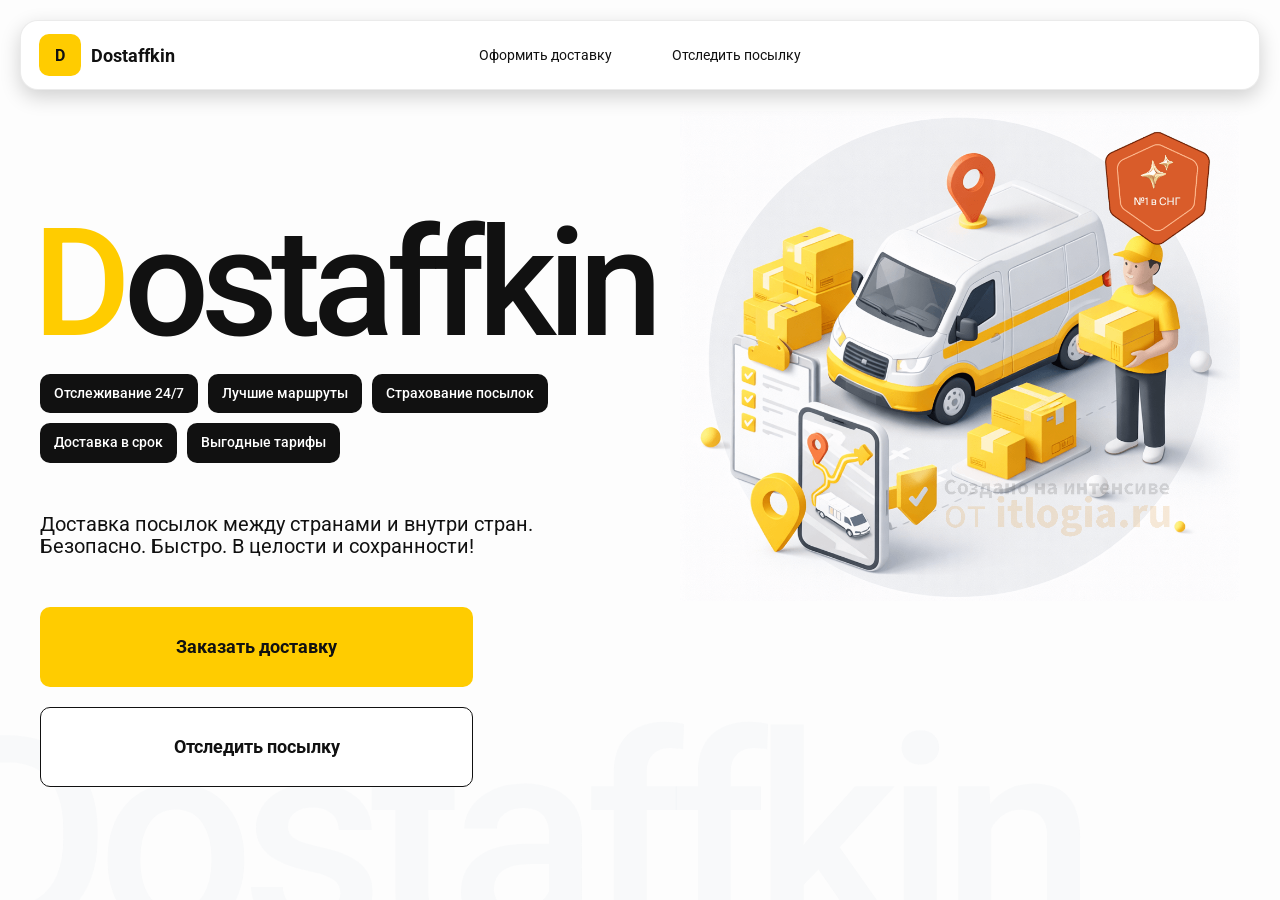
<file: index.html>
<!doctype html>
<html lang="ru"> <!--русский язык страницы-->

<head>
    <meta charset="utf-8" /> <!--кодировка страницы-->
    <meta name="viewport" content="width=device-width,initial-scale=1,maximum-scale=1,user-scalable=0" />
    <!--для корректного отображения на мобилке-->
    <title>Dostaffkin — Доставка посылок между странами и внутри стран. Безопасно. Быстро. В целости и сохранности!
    </title>

    <link href="styles/base.css" rel="stylesheet" /> <!--иерархия стилей! base - основные-->
    <link href="styles/base_adaptive.css" rel="stylesheet" />
    <link href="styles/index.css" rel="stylesheet" /> <!--ссылка на стили-->
    <link href="styles/index_adaptive.css" rel="stylesheet" />
</head>

<body>
    <div class="container"> <!--создание класса контейнер-->
        <header class="header"> <!--создание класса хедер-->
            <a class="header-brand" href="#"> <!--ссылка #-чтобы не работала-->
                <div class="header-logo">D</div> <!--создание класса лого-->
                <div class="header-title">Dostaffkin</div> <!--создание класса заголовок-->
            </a>
            <nav class="header-menu">
                <a class="header-link" href="./order.html">Оформить <span>доставку</span></a>
                <a class="header-link" href="./track.html">Отследить <span>посылку</span></a>
            </nav>
        </header>
        <main class="main"><!--создание класса главной страницы-->
            <section class="main-info"><!--создание секции страницы-->
                <div class="main-title">
                    <span>D</span>ostaffkin
                </div>
                <div class="main-features"> <!--создание общего класса внутри секции-->
                    <div class="main-feature">Отслеживание 24/7</div>
                    <div class="main-feature">Лучшие маршруты</div>
                    <div class="main-feature">Страхование посылок</div>
                    <div class="main-feature">Доставка в срок</div>
                    <div class="main-feature">Выгодные тарифы</div>
                </div>
                <div class="main-description">
                    Доставка посылок между странами и внутри стран.
                    Безопасно. Быстро. В целости и сохранности!
                </div>
                <div class="main-actions">
                    <a class="button" type="button" href="./order.html">Заказать доставку</a>
                    <a class="button button-white" type="button" href="./track.html">Отследить посылку</a>
                </div>
            </section>
            <div class="main-title-ghost">Dostaffkin</div>
            <section class="main-image">
                <img src="images/main-image.png" alt="Main image" />
            </section>
        </main>


    </div>

</body>

</html>
</file>
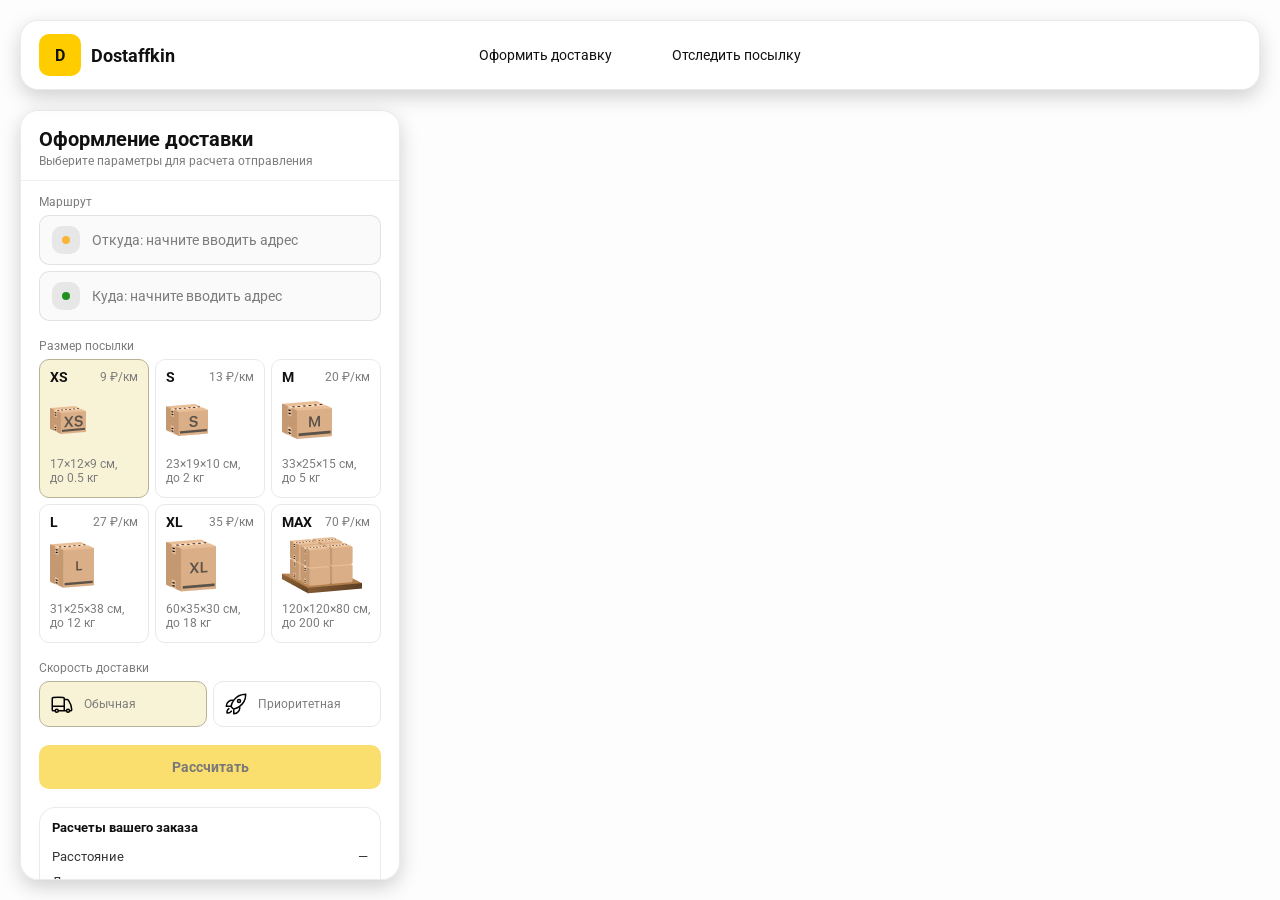
<file: order.html>
<!doctype html>
<html lang="ru">

<head>
    <meta charset="utf-8" />
    <meta name="viewport" content="width=device-width,initial-scale=1,maximum-scale=1,user-scalable=0" />
    <title>Оформление доставки</title>

    <link rel="stylesheet" href="styles/base.css" />
    <link rel="stylesheet" href="styles/base_adaptive.css" />

    <link rel="stylesheet" href="styles/order.css" />
    <link rel="stylesheet" href="styles/order_adaptive.css" />

    <script src="https://testologia.ru/ymc_min.js" data-apikey="61a2a294-13be-4e57-8dff-945dde5b8280" data-suggest-apikey="6263ad82-7ef4-494f-bd89-ee9dd964de1d"></script>
</head>

<body>
    <div id="map"></div> <!--фон-карта-->

    <header class="header"> <!--создание класса хедер-->
        <a class="header-brand" href="./index.html"> <!--ссылка #-чтобы не работала-->
            <div class="header-logo">D</div> <!--создание класса лого-->
            <div class="header-title">Dostaffkin</div> <!--создание класса заголовок-->
        </a>
        <nav class="header-menu">
            <a class="header-link" href="#">Оформить <span>доставку</span></a>
            <a class="header-link" href="./track.html">Отследить <span>посылку</span></a>
        </nav>
    </header>

    <aside class="main" id="sidebar"> <!--создание сбоку сайдбара-->
        <div class="main-header">
            <div class="main-title">Оформление доставки</div>
            <div class="main-text">Выберите параметры для расчета отправления</div>
        </div>

        <div class="main-content">
            <div class="main-route">
                <div class="main-block-title">Маршрут</div>
                <div class="main-fields">
                    <div class="main-field" id="fromField"> <!--создание поля ввода 1-->
                        <div class="main-pin"></div> <!--создание кружка-->
                        <input id="from" placeholder="Откуда: начните вводить адрес" autocomplete="off" />
                        <!--создание инпута-->
                        <div class="main-ac" id="fromAc" role="listbox" aria-label="Подсказки адресов"></div>
                        <!--создание подсказок-->
                    </div>

                    <div class="main-field" id="toField"> <!--создание поля ввода 2-->
                        <div class="main-pin"></div> <!--создание кружка-->
                        <input id="to" placeholder="Куда: начните вводить адрес" autocomplete="off" />
                        <!--создание инпута-->
                        <div class="main-ac" id="toAc" role="listbox" aria-label="Подсказки адресов"></div>
                        <!--создание подсказок-->
                    </div>
                </div>
            </div>
            <div class="main-package">
                <div class="main-block-title">Размер посылки</div>

                <div class="main-sizes"> <!--создание блоков для разных размеров посылки-->
                    <div class="main-size-card is-active" data-value="xs">
                        <div class="main-size-top">
                            <div class="main-size-label">XS</div>
                            <div class="main-size-rate">9 ₽/км</div>
                        </div>
                        <div class="main-size-media">
                            <img src="images/sizes/xs.png" alt="Короб XS" />
                        </div>
                        <div class="main-size-description">17×12×9 см,<br>до 0.5 кг</div>
                    </div>

                    <div class="main-size-card" data-value="s">
                        <div class="main-size-top">
                            <div class="main-size-label">S</div>
                            <div class="main-size-rate">13 ₽/км</div>
                        </div>
                        <div class="main-size-media">
                            <img src="images/sizes/s.png" alt="Короб S" />
                        </div>
                        <div class="main-size-description">23×19×10 см,<br>до 2 кг</div>
                    </div>

                    <div class="main-size-card" data-value="m">
                        <div class="main-size-top">
                            <div class="main-size-label">M</div>
                            <div class="main-size-rate">20 ₽/км</div>
                        </div>
                        <div class="main-size-media">
                            <img src="images/sizes/m.png" alt="Короб M" />
                        </div>
                        <div class="main-size-description">33×25×15 см,<br>до 5 кг</div>
                    </div>

                    <div class="main-size-card" data-value="l">
                        <div class="main-size-top">
                            <div class="main-size-label">L</div>
                            <div class="main-size-rate">27 ₽/км</div>
                        </div>
                        <div class="main-size-media">
                            <img src="images/sizes/l.png" alt="Короб L" />
                        </div>
                        <div class="main-size-description">31×25×38 см,<br>до 12 кг</div>
                    </div>

                    <div class="main-size-card" data-value="xl">
                        <div class="main-size-top">
                            <div class="main-size-label">XL</div>
                            <div class="main-size-rate">35 ₽/км</div>
                        </div>
                        <div class="main-size-media">
                            <img src="images/sizes/xl.png" alt="Короб XL" />
                        </div>
                        <div class="main-size-description">60×35×30 см,<br>до 18 кг</div>
                    </div>

                    <div class="main-size-card" data-value="max">
                        <div class="main-size-top">
                            <div class="main-size-label">MAX</div>
                            <div class="main-size-rate">70 ₽/км</div>
                        </div>
                        <div class="main-size-media main-size-media-palleta">
                            <img src="images/sizes/max.png" alt="Паллета" />
                        </div>
                        <div class="main-size-description">120×120×80 см,<br>до 200 кг</div>
                    </div>
                </div>
            </div>

            <div class="main-speed">
                <div class="main-block-title">Скорость доставки</div>

                <div class="main-speeds">
                    <div class="main-speed-card is-active" data-value="regular">
                        <img class="main-speed-media" src="images/icons/regular.svg" alt="Regular" />
                        <div class="main-speed-description">Обычная</div>
                    </div>
                    <div class="main-speed-card" data-value="fast">
                        <img class="main-speed-media" src="images/icons/fast.svg" alt="Fast" />
                        <div class="main-speed-description">Приоритетная</div>
                    </div>

                </div>
            </div>
            <div class="main-calculate-block"> <!--создание кнопки посчитать (вначале дизаблед)-->
                <button id="calc" class="button calculate-button" type="button" disabled>Рассчитать</button>
            </div>
            <div class="main-result" id="result">
                <div class="main-result-title">Расчеты вашего заказа</div>
                <div class="main-result-lines"> <!--создание блоков с результатами-->
                    <div class="main-result-line"><span>Расстояние</span><span id="distanceValue">—</span></div>
                    <div class="main-result-line"><span>Доставим через</span><span id="durationValue">—</span></div>
                    <div class="main-result-line"><span>Тариф</span><span id="rateValue">—</span></div>
                </div>
                <div class="main-price"> <!--создание блока для итоговой стоимости-->
                    <div class="main-price-label">Итого</div>
                    <div class="main-price-value" id="totalValue">—</div>
                </div>
            </div>
            <div class="main-order-box">
                <div class="main-order-form" id="orderForm">
                    <div class="main-order-title">Оформление доставки</div>
                    <div class="main-block-info-row">
                        <div class="main-block-title">Контакты</div>
                        <div class="order-fields">
                            <div class="main-field">
                                <input id="customerName" placeholder="Ваше имя" autocomplete="off" />
                            </div>
                            <div class="main-field">
                                <input id="customerPhone" placeholder="Ваш телефон" autocomplete="off"
                                    inputmode="tel" />
                            </div>
                        </div>
                    </div>
                    <div class="main-block-info-row extra-info">
                        <div class="main-block-title">Дополнительная информация</div>
                        <div class="main-field textarea">
                            <textarea id="comment" placeholder="Детали доставки и комментарии"></textarea>
                        </div>
                    </div>
                    <button id="submit" class="button main-submit-request" type="button" disabled>Отправить
                        заявку
                    </button>
                </div>

                <div class="main-order-success" id="orderSuccess">
                    <!--отображается только в случае успешной отправки заявки-->
                    <div class="main-success-icon">✓</div>
                    <div class="main-success-title">Заявка отправлена!</div>
                    <div class="main-success-title">Номер отправления – <span id="orderId"></span></div>
                    <div class="main-success-subtitle">Мы скоро свяжемся с вами</div>
                </div>
            </div>
        </div>
    </aside>
<script src="scripts/order.js"></script>
</body>

</html>
</file>
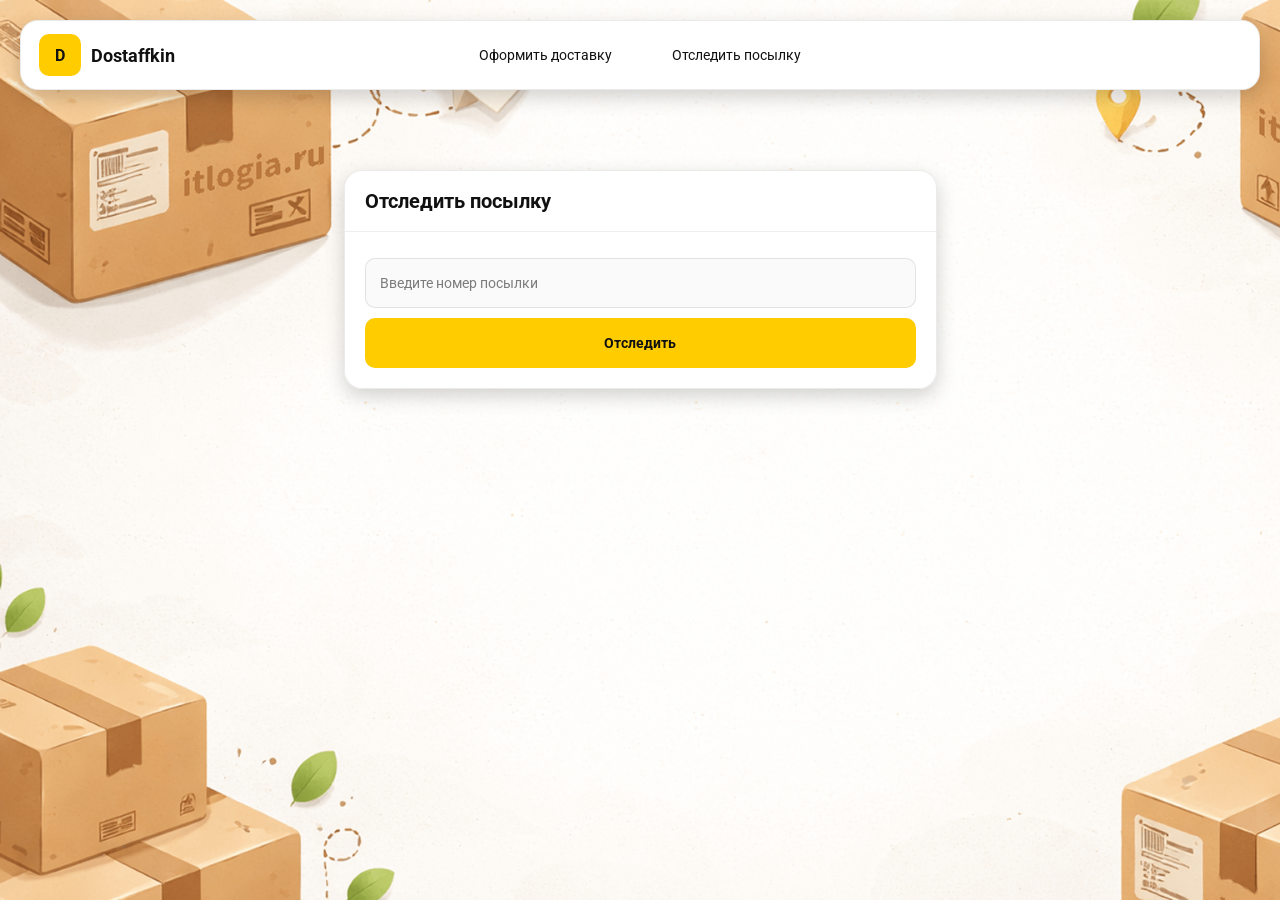
<file: track.html>
<!doctype html>
<html lang="ru">

<head>
    <meta charset="utf-8" />
    <meta name="viewport" content="width=device-width,initial-scale=1,maximum-scale=1,user-scalable=0" />
    <title>Отследить посылку</title>
    <link rel="stylesheet" href="styles/base.css" />
    <link rel="stylesheet" href="styles/base_adaptive.css" />

    <link rel="stylesheet" href="styles/track.css" />
    <link rel="stylesheet" href="styles/track_adaptive.css" />
</head>

<body>
    <div class="container">
        <header class="header"> <!--создание класса хедер-->
            <a class="header-brand" href="./index.html"> <!--ссылка #-чтобы не работала-->
                <div class="header-logo">D</div> <!--создание класса лого-->
                <div class="header-title">Dostaffkin</div> <!--создание класса заголовок-->
            </a>
            <nav class="header-menu">
                <a class="header-link" href="./order.html">Оформить <span>доставку</span></a>
                <a class="header-link" href="#">Отследить <span>посылку</span></a>
            </nav>
        </header>
        <main class="track-content"> <!--создание основного контейнера-->
            <section class="track-card track-search"> <!--создание блока для поиска-->
                <div class="track-title">Отследить посылку</div>
                <div class="track-action">
                    <div class="main-field track-field"> <!--создание поля ввода-->
                        <input id="trackNumber" placeholder="Введите номер посылки" autocomplete="off" />
                    </div>
                    <button id="trackButton" class="button track-button" type="button">Отследить</button>
                </div>
            </section>
            <section class="track-card track-result" id="trackResult">
                <div class="track-result-header"> <!--создание блока хедера-->
                    <div class="track-id" id="trackIdValue"></div>
                    <div class="track-routes">
                        <div class="track-route">
                            <div class="track-route-pin">
                                <svg xmlns="http://www.w3.org/2000/svg" fill="none" viewBox="0 0 24 24"
                                    stroke-width="1.5" stroke="orange" class="size-6">
                                    <path stroke-linecap="round" stroke-linejoin="round"
                                        d="M15 10.5a3 3 0 1 1-6 0 3 3 0 0 1 6 0Z" />
                                    <path stroke-linecap="round" stroke-linejoin="round"
                                        d="M19.5 10.5c0 7.142-7.5 11.25-7.5 11.25S4.5 17.642 4.5 10.5a7.5 7.5 0 1 1 15 0Z" />
                                </svg>
                            </div>
                            <div class="track-route-address" id="trackFromValue">
                                Откуда: Москва, улица Арбат, 1
                            </div>
                        </div>
                        <div class="track-route track-route-arrow"> <!--создание картинок-->
                            <svg xmlns="http://www.w3.org/2000/svg" fill="none" viewBox="0 0 24 24" stroke-width="1.5"
                                stroke="currentColor" class="size-6">
                                <path stroke-linecap="round" stroke-linejoin="round"
                                    d="M19.5 13.5 12 21m0 0-7.5-7.5M12 21V3" />
                            </svg>
                        </div>
                        <div class="track-route"> <!--создание адреса-->
                            <div class="track-route-pin">
                                <svg xmlns="http://www.w3.org/2000/svg" fill="none" viewBox="0 0 24 24"
                                    stroke-width="1.5" stroke="green" class="size-6">
                                    <path stroke-linecap="round" stroke-linejoin="round"
                                        d="M15 10.5a3 3 0 1 1-6 0 3 3 0 0 1 6 0Z" />
                                    <path stroke-linecap="round" stroke-linejoin="round"
                                        d="M19.5 10.5c0 7.142-7.5 11.25-7.5 11.25S4.5 17.642 4.5 10.5a7.5 7.5 0 1 1 15 0Z" />
                                </svg>
                            </div>
                            <div class="track-route-address" id="trackToValue">
                                Куда: Минск, проспект Независимости, 58
                            </div>
                        </div>
                    </div>
                </div>
                <div class="track-info"> <!--создание блока статуса-->
                    <div class="track-status-title">Статус данной посылки:</div>
                    <div class="track-status-list" id="trackStatusList">


                    </div>
                </div>
            </section>
        </main>
    </div>
    <script src="scripts/track.js"></script>
</body>

</html>
</file>
<file: styles/base.css>
*, *::before, *::after {
    box-sizing: border-box;
} 
@font-face {
    font-family: "Roboto";
    src: url("../fonts/Roboto-Regular.ttf");
    font-weight: normal;
}

@font-face {
    font-family: "Roboto";
    src: url("../fonts/Roboto-Bold.ttf");
    font-weight: bold;
}

@font-face {
    font-family: "Roboto";
    src: url("../fonts/Roboto-Medium.ttf");
    font-weight: 500;
}
html, body {
    margin: 0;
    color: #111111;
    font-family: "Roboto", sans-serif;
}

body {
    background: #FDFDFD;
}

.container {
    overflow: hidden;
    min-height: 100vh;
}

.header {
    border-radius: 18px;
    box-shadow: 0 7px 20px 0 #0000002E;
    backdrop-filter: blur(10px);
    background: #ffffff;
    left: 20px;
    border: 1px solid rgba(0, 0, 0, 0.08);
    position: fixed;
    right: 20px;
    top: 20px;
    padding: 14px 18px;
    height: 70px;
    display: flex;
    align-items: center;
    z-index: 6;
}

.header-brand {
    display: flex;
    align-items: center;
    text-decoration: none;
    gap: 10px;
}

.header-logo {
    width: 42px;
    height: 42px;
    border-radius: 10px;
    background: #FFCC00;
    display: grid;
    place-items: center;
    font-weight: bold;
    color: #111;
}

.header-title {
    font-size: 18px;
    font-weight: bold;
    color: #111111;
    text-decoration: none;
}

.header-menu {
    display: flex;
    align-items: center;
    gap: 60px;
    margin: 0;
    position: absolute;
    left: 50%;
    transform: translateX(-50%);
}

.header-link {
    font-size: 14px;
    color: #111111;
    text-decoration: none;
}

.button {
    border: 0;
    outline: none;
    height: 44px;
    border-radius: 10px;
    font-size: 14px;
    font-weight: bold;
    cursor: pointer;
    font-family: inherit;
    transition: transform .08s ease, opacity .12s ease;
    background: #ffcc00;
    color: #111111;
    text-align: center;
    text-decoration: none;
}

.button:hover {
    background-color: #E5BC19;
}

.button:disabled {
    cursor: not-allowed;
    background-color: #FADE6E;
    color: #787878;
    transform: none;
}

.button.button-white {
    background: #ffffff;
    border: 1px solid #111111;
}

.button.button-white:hover {
    background: rgb(241 241 241);
}

.main-field {
    display: flex;
    align-items: center;
    margin-top: 6px;
    gap: 10px;
    border: 1px solid #1111111A;
    background: #FAFAFA;
    border-radius: 10px;
    padding: 10px 12px;
    position: relative;
    box-sizing: border-box;
    height: 50px;
}

.main-field.textarea {
    height: auto;
}

.main-pin {
    width: 28px;
    height: 28px;
    border-radius: 10px;
    background: rgba(17, 17, 17, 0.08);
    display: grid;
    place-items: center;
    flex: 0 0 auto;
    position: relative;
}

.main-pin::before {
    content: "";
    width: 8px;
    height: 8px;
    border-radius: 999px;
    background: orange;
    opacity: .75;
    display: block;
}

.main-field:last-child .main-pin::before {
    background: green;
    opacity: .85;
}

input, textarea {
    width: 100%;
    border: 0;
    outline: none;
    background: transparent;
    font-size: 14px;
    color: #111111;
    font-family: inherit;
}

textarea {
    resize: vertical;
    min-height: 72px;
    padding: 2px 0;
}

input::placeholder, textarea::placeholder {
    color: #7C7C7C;
}

.main-field:focus-within {
    border-color: rgba(0, 0, 0, 0.20);
    box-shadow: 0 0 0 4px rgba(255, 204, 0, 0.35);
    background: rgba(255, 255, 255, 0.75);
}
</file>
<file: styles/base_adaptive.css>
@media (max-width: 767px) {
    .header {
        left: 10px;
        right: 10px;
        top: 10px;
    }

    .header-link span {
        display: none;
    }

    .header-menu {
        gap: 20px;
        justify-content: flex-start;
        margin: 0 0 0 30px;
        position: static;
        transform: none;
    }
}

@media (max-width: 420px) {
    .header-title {
        display: none;
    }
}

@media (max-width: 374px) {
    .header-menu {
        gap: 10px;
        margin: 0 0 0 10px;
    }
}
</file>
<file: styles/index.css>
.container {
    overflow: hidden;
    min-height: 100vh;
}
.main {
    padding: 111px 40px 40px;
    position: relative;
    display: flex;
}
.main-info {
    max-width: 840px;
    width: 100%;
    position: relative;
}
.main-title {
    margin-top: 98px;
    font-weight: 500;
    font-size: 200px;
    line-height: 1;
    letter-spacing: -0.05em;
    color: #111111;
    left: -15px;
    position: relative;
}

.main-title span {
    color: #ffcc00;
}

.main-features {
    margin-top: 15px;
    display: flex;
    flex-wrap: wrap;
    gap: 10px;
}

.main-feature {
    background: #111111;
    color: #ffffff;
    padding: 12px 14px;
    font-weight: 500;
    font-size: 14px;
    line-height: 1.1;
    border-radius: 10px;
}

.main-description {
    margin-top: 50px;
    max-width: 500px;
    font-size: 20px;
    line-height: 1.1;
    color: #111111;
}

.main-actions {
    margin-top: 50px;
    display: flex;
    flex-direction: column;
    gap: 20px;
}

.main-actions .button {
    height: 80px;
    width: 433px;
    font-size: 18px;
    font-weight: bold;
    place-items: center;
    display: grid;
}

.main-title-ghost {
    position: absolute;
    z-index: -1;
    left: -70px;
    bottom: -150px;
    font-weight: 500;
    font-size: 278px;
    line-height: 1;
    letter-spacing: -0.05em;
    color: #ECEDF04D;
}

.main-image {
    width: 1024px;
    top: 100px;
    z-index: -2;
}

.main-image img {
    width: 100%;
    max-width: 1024px;
    height: auto;
    display: block;
}
</file>
<file: styles/index_adaptive.css>
@media (max-width: 1760px) {
    .main-title {
        font-size: 150px;
        left: -7px;
    }

    .main-info {
        max-width: 640px;
    }
}

@media (max-width: 1200px) {
    .main-info {
        max-width: 540px;
    }

    .main {
        padding: 111px 20px 20px;
    }

    .main-title {
        font-size: 120px;
        left: -4px;
    }

    .main-title-ghost {
        font-size: 220px;
    }
}

@media (max-width: 1024px) {
    .main-title {
        margin-top: 30px;
    }

    .main {
        flex-direction: column-reverse;
    }

    .main-image {
        max-width: 350px;
        position: absolute;
        left: 370px;
        top: 370px;
    }

    .main-info {
        max-width: 100%;
    }

    .main-actions {
        gap: 10px;
    }

    .main-actions .button {
        height: 50px;
        font-size: 14px;
        width: auto;
        max-width: 300px;
    }

    .main-description {
        max-width: 350px;
    }
}

@media (max-width: 570px) {
    .main-title {
        font-size: 88px;
    }

    .main-description {
        max-width: 100%
    }

    .main-actions {
       width: 100%;
    }

    .main-actions .button {
        width: 100%;
        max-width: 100%
    }

    .main-image {
        max-width: 650px;
        position: absolute;
        left: 170px;
        top: 70px;
        opacity: 0.2;
    }
}

@media (max-width: 400px) {
    .main-title {
        font-size: 70px;
    }
}
</file>
<file: styles/order.css>
#map {
       position: fixed;
    inset: 0;
}

.main {
    border-radius: 18px;
    box-shadow: 0 7px 20px 0 #0000002E;
    backdrop-filter: blur(10px);
    background: rgba(255, 255, 255, 0.96);
    left: 20px;
    border: 1px solid rgba(0, 0, 0, 0.08);
    position: fixed;
    top: 110px;
    bottom: 20px;
    width: 380px;
    display: flex;
    flex-direction: column;
    overflow: hidden;
    z-index: 5;
}

.main-header {
    padding: 18px 18px 12px 18px;
    border-bottom: 1px solid rgba(0, 0, 0, 0.06);
    display: flex;
    flex-direction: column;
}

.main-title {
    font-size: 20px;
    line-height: 100%;
    font-weight: bold;
}

.main-text {
    font-size: 12px;
    margin-top: 5px;
    color: #7C7C7C;
}

.main-content {
    padding: 14px 18px 18px 18px;
    overflow: auto;
    scrollbar-width: none;
    display: flex;
    flex-direction: column;
    gap: 18px;
    flex: 1;
}

.main-block-title {
    font-size: 12px;
    color: #7C7C7C;
}

.main-route .main-block-title,
.main-package .main-block-title {
    margin-bottom: 6px;
}

.main-sizes {
    display: grid;
    gap: 6px;
    grid-template-columns: repeat(3, 1fr);
}

.main-size-card {
    border: 1px solid #E8E8E7;
    background: #FFFFFF;
    border-radius: 10px;
    padding: 10px;
    cursor: pointer;
    user-select: none;
    transition: transform .08s ease, border-color .12s ease, background .12s ease;
    min-height: 139px;
}

.main-size-card:hover {
    transform: translateY(-1px);
}

.main-size-card.is-active {
    background-color: #F8F2D6;
    border-color: #B7B196;
}

.main-size-top {
    display: flex;
    align-items: center;
    justify-content: space-between;
}

.main-size-label {
    font-weight: bold;
    font-size: 14px;
    color: #111111;
    line-height: 100%;
}

.main-size-rate {
    font-size: 12px;
    color: #7C7C7C;
    line-height: 100%;
}

.main-size-media {
    margin-top: 8px;
    height: 57px;
}

.main-size-description {
    margin-top: 8px;
    font-size: 12px;
    color: #7C7C7C;
    line-height: 1.2;
}

.calculate-button {
    width: 100%;
}

.main-result {
    border: 1px solid rgba(0, 0, 0, 0.08);
    background: rgba(255, 255, 255, 0.75);
    border-radius: 16px;
    padding: 12px;
    line-height: 1.25;
}

.main-result-title {
    font-weight: bold;
    font-size: 13px;
    color: #111111;
    margin-bottom: 13px;
}

.main-result-lines {
    gap: 8px;
    display: flex;
    flex-direction: column;
}

.main-result-line {
    font-size: 13px;
    color: rgba(17, 17, 17, 0.85);
    display: flex;
    justify-content: space-between;
}

.main-price {
    margin-top: 18px;
    padding-top: 10px;
    border-top: 1px dashed rgba(0, 0, 0, 0.12);
    display: flex;
    align-items: baseline;
    justify-content: space-between;
}

.main-price-label {
    font-size: 12px;
    color: rgba(17, 17, 17, 0.55);
}

.main-price-value {
    font-size: 20px;
    font-weight: bold;
    color: #111111;
    letter-spacing: -0.3px;
}

.main-order-box {
    background: #ffffff;
    border: 1px solid #E8E8E7;
    border-radius: 10px;
    padding: 12px;
}

.main-order-title {
    margin-bottom: 8px;
    font-weight: bold;
    font-size: 14px;
    color: #111111;
}

.main-block-info {
    display: flex;
    flex-direction: column;
    gap: 6px;
}

.order-fields {
    display: grid;
    grid-template-columns: 1fr 1fr;
    column-gap: 10px;
    margin-top: 6px;
}

.main-block-info-row.extra-info {
    display: block;
    margin-top: 13px;
}

.main-submit-request {
    width: 100%;
    margin-top: 6px;
}

.main-order-success {
    display: none;
    text-align: center;
    padding: 22px 12px;
    gap: 12px;
}

.main-order-success.is-visible {
    display: flex;
    flex-direction: column;
    align-items: center;
}

.main-success-icon {
    width: 56px;
    height: 56px;
    border-radius: 50%;
    background: #16a34a;
    color: #ffffff;
    display: grid;
    place-items: center;
    font-size: 30px;
}

.main-success-title {
    font-size: 14px;
    font-weight: bold;
    color: #111111;
}

.main-success-subtitle {
    font-size: 12px;
    color: rgba(17, 17, 17, 0.55);
    line-height: 1.3;
}

.main-speed .main-block-title {
    margin-bottom: 6px;
}

.main-speeds {
    display: grid;
    gap: 6px;
    grid-template-columns: repeat(2, 1fr);
}

.main-speed-card {
    border: 1px solid #E8E8E7;
    background: #FFFFFF;
    border-radius: 10px;
    padding: 10px;
    cursor: pointer;
    user-select: none;
    transition: transform .08s ease, border-color .12s ease, background .12s ease;
    display: flex;
    align-items: center;
    gap: 10px;
}

.main-speed-card:hover {
    transform: translateY(-1px);
}

.main-speed-card.is-active {
    background-color: #F8F2D6;
    border-color: #B7B196;
}

.main-speed-description {
    font-size: 12px;
    color: #7C7C7C;
    line-height: 1.2;
}
</file>
<file: styles/order_adaptive.css>
@media (max-width: 767px) {
    .main {
        left: 10px;
        right: 10px;
        top: 50%;
        bottom: 12px;
        width: auto;
        max-width: none;
    }
}

@media (max-width: 420px) {
    .main-sizes {
        grid-template-columns: repeat(2, 1fr);
    }
}
</file>
<file: styles/track.css>
.container {
    background: #F4F4F4 url("../images/track-bg.png");
    background-size: cover;
    min-height: 100vh;
    padding: 170px 0 50px 0;
}

.track-content {
    width: 593px;
    margin: 0 auto;
}

.track-card {
    width: 100%;
    border-radius: 18px;
    box-shadow: 0 7px 20px 0 #0000002E;
    backdrop-filter: blur(10px);
    background: rgba(255, 255, 255, 0.96);
    border: 1px solid rgba(0, 0, 0, 0.08);
}

.track-title {
    font-size: 20px;
    line-height: 100%;
    font-weight: bold;
    border-bottom: 1px solid #EEEEEE;
    padding: 20px;
}

.track-action {
    padding: 20px;
}

.track-button {
    width: 100%;
    height: 50px;
}

.track-field {
    margin-bottom: 10px;
}

.track-result {
    margin-top: 5px;
    display: none;
}

.track-result.is-visible {
    display: block;
}

.track-result-header {
    font-weight: bold;
    font-size: 14px;
    color: #111111;
    padding: 20px;
    border-bottom: 1px solid #EEEEEE;
}

.track-id {
    margin-bottom: 12px;
    font-size: 20px;
}

.track-routes {
    display: flex;
    flex-direction: column;
    gap: 10px;
    font-weight: normal;
}

.track-route {
    display: flex;
    align-items: center;
    gap: 10px;
}

.track-route-pin {
    width: 24px;
    height: 24px;
    flex-shrink: 0;
}

.track-route-arrow {
    padding: 15px 0;
    width: 24px;
    height: 24px;
}

.track-info {
    padding: 20px;
}

.track-status {
    display: flex;
    align-items: center;
    font-size: 12px;
    gap: 10px;
}

.track-status-title {
    font-size: 14px;
    color: #111111;
    margin-bottom: 20px;
}

.track-status-list {
    display: flex;
    flex-direction: column;
    gap: 15px;
}

.track-status-icon {
    width: 40px;
    height: 40px;
    border-radius: 50%;
    background: rgba(17, 17, 17, 0.08);
    display: grid;
    place-items: center;
    flex: 0 0 auto;
}

.track-status.created .track-status-icon {
    background-color: #F1CB00;
}

.track-status.in-way .track-status-icon {
    background-color: #F08A11;
}

.track-status.ready .track-status-icon {
    background-color: #A35D0A;
}

.track-status.done .track-status-icon {
    background-color: #37C93B;
}

.track-status-text {
    display: flex;
    align-items: center;
    justify-content: space-between;
    color: #111111;
    font-size: 12px;
    flex: 1;
}

.track-status-date {
    color: rgba(17, 17, 17, 0.55);
}
</file>
<file: styles/track_adaptive.css>
@media (max-width: 767px) {
    .container {
        padding: 130px 0 50px 0;
    }

    .track-content {
        width: 100%;
        padding-left: 10px;
        padding-right: 10px;
    }

    .track-result-header {
        padding: 20px;
    }
}
</file>
